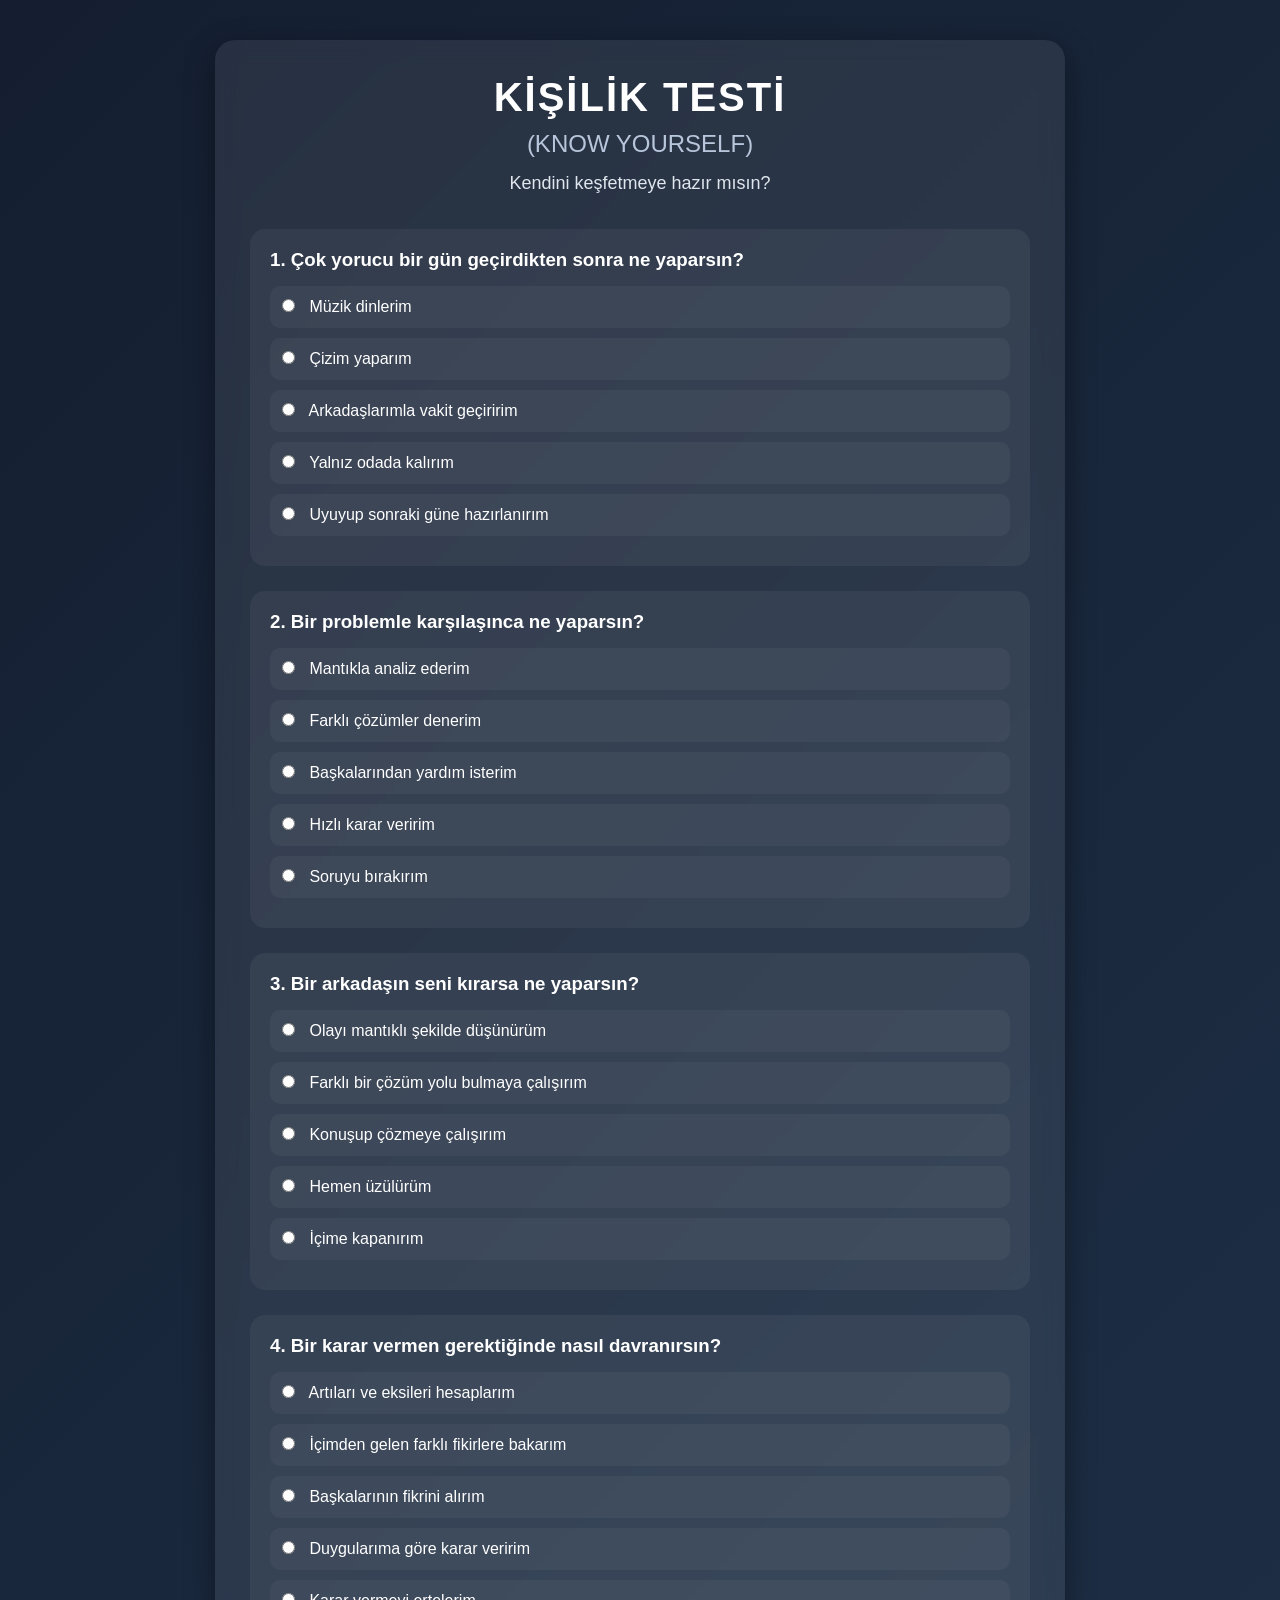
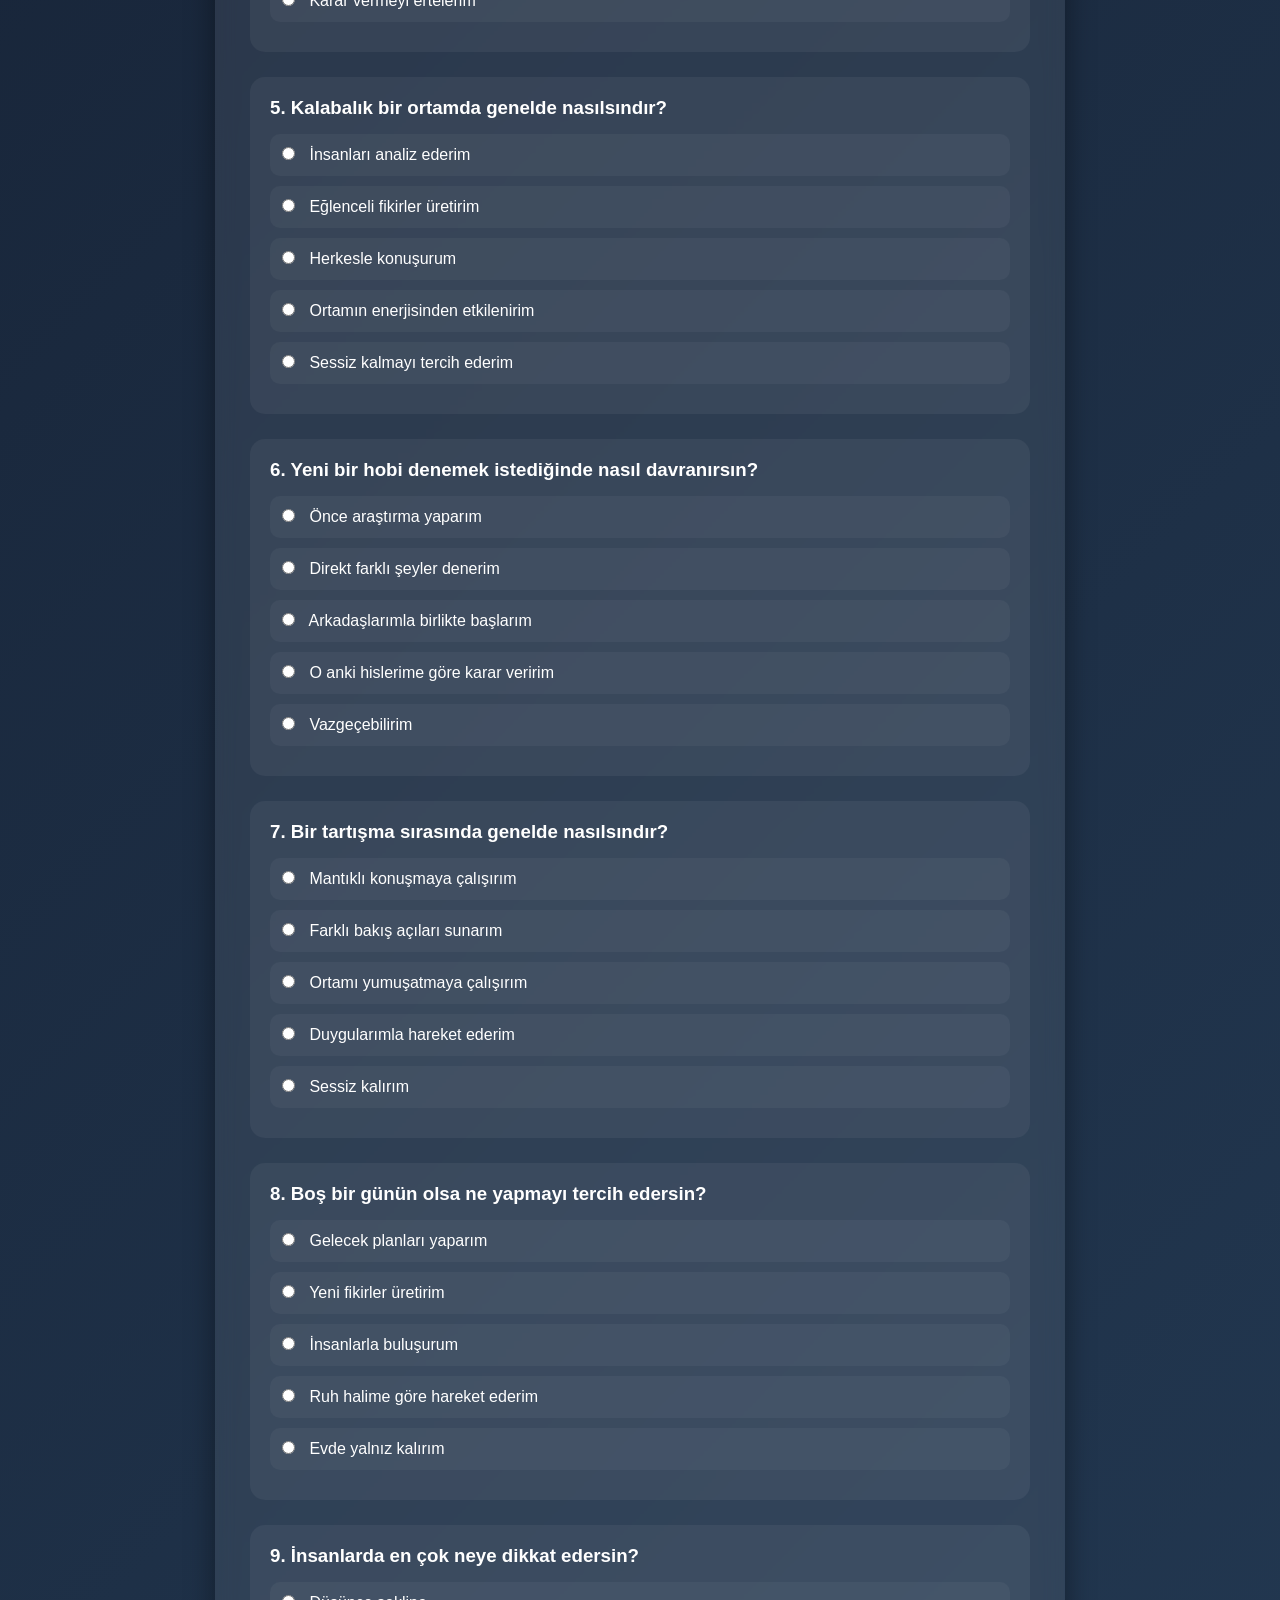
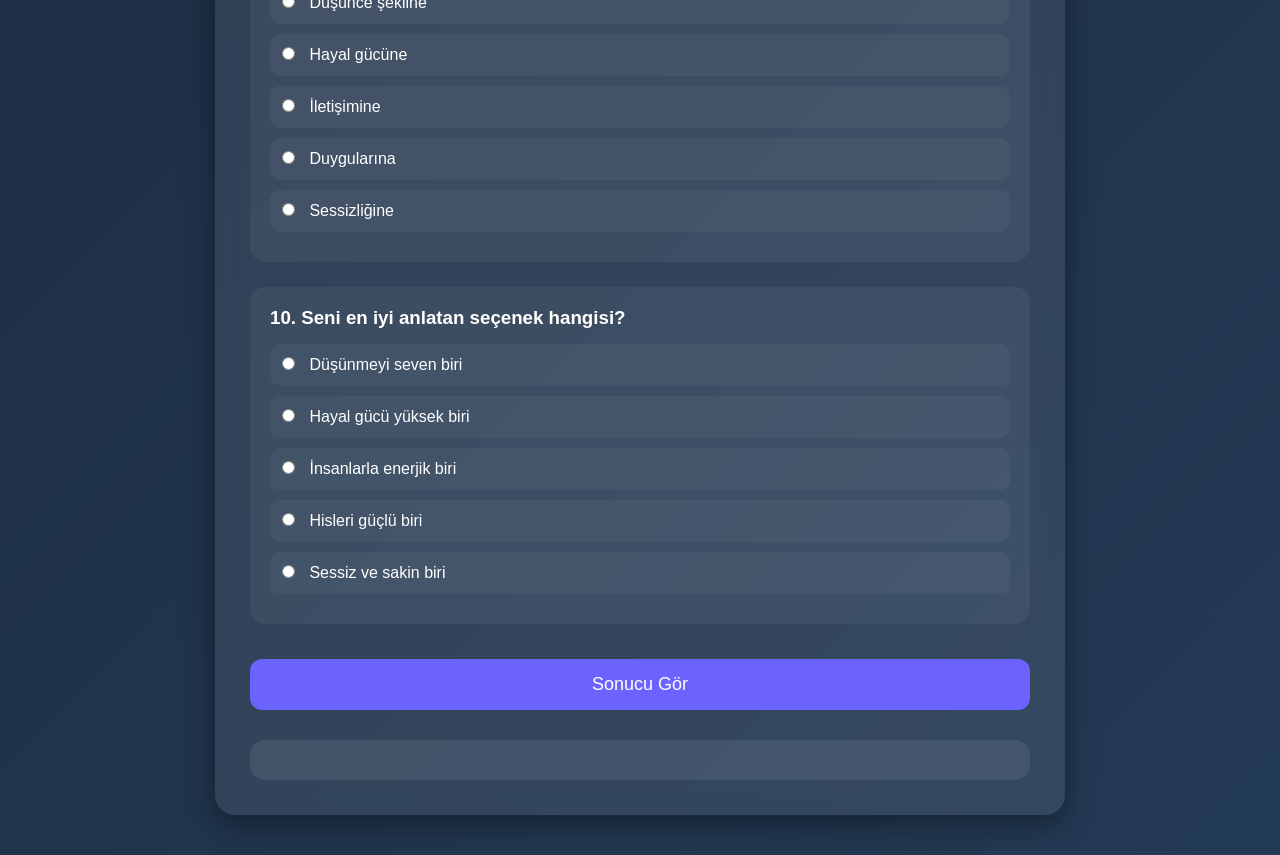
<file: index.html>
<!DOCTYPE html>
<html lang="tr">

<head>
    <meta charset="UTF-8">
    <meta name="viewport" content="width=device-width, initial-scale=1.0">
    <title>Kişilik Testi</title>
    <link rel="stylesheet" href="style.css">
</head>

<body>

    <div class="container">

        <h1>KİŞİLİK TESTİ</h1>
        <h2>(KNOW YOURSELF)</h2>

        <p class="subtitle">
            Kendini keşfetmeye hazır mısın?
        </p>

        <!-- SORU 1 -->
        <div class="question">

            <h3>1. Çok yorucu bir gün geçirdikten sonra ne yaparsın?</h3>

            <label>
                <input type="radio" name="q1" value="duygusal">
                Müzik dinlerim
            </label>

            <label>
                <input type="radio" name="q1" value="yaratici">
                Çizim yaparım
            </label>

            <label>
                <input type="radio" name="q1" value="sosyal">
                Arkadaşlarımla vakit geçiririm
            </label>

            <label>
                <input type="radio" name="q1" value="sessiz">
                Yalnız odada kalırım
            </label>

            <label>
                <input type="radio" name="q1" value="mantikli">
                Uyuyup sonraki güne hazırlanırım
            </label>

        </div>

        <!-- SORU 2 -->
        <div class="question">

            <h3>2. Bir problemle karşılaşınca ne yaparsın?</h3>

            <label>
                <input type="radio" name="q2" value="mantikli">
                Mantıkla analiz ederim
            </label>

            <label>
                <input type="radio" name="q2" value="yaratici">
                Farklı çözümler denerim
            </label>

            <label>
                <input type="radio" name="q2" value="sosyal">
                Başkalarından yardım isterim
            </label>

            <label>
                <input type="radio" name="q2" value="duygusal">
                Hızlı karar veririm
            </label>

            <label>
                <input type="radio" name="q2" value="sessiz">
                Soruyu bırakırım
            </label>

        </div>

        <!-- SORU 3 -->
        <div class="question">

            <h3>3. Bir arkadaşın seni kırarsa ne yaparsın?</h3>

            <label>
                <input type="radio" name="q3" value="mantikli">
                Olayı mantıklı şekilde düşünürüm
            </label>

            <label>
                <input type="radio" name="q3" value="yaratici">
                Farklı bir çözüm yolu bulmaya çalışırım
            </label>

            <label>
                <input type="radio" name="q3" value="sosyal">
                Konuşup çözmeye çalışırım
            </label>

            <label>
                <input type="radio" name="q3" value="duygusal">
                Hemen üzülürüm
            </label>

            <label>
                <input type="radio" name="q3" value="sessiz">
                İçime kapanırım
            </label>

        </div>

        <!-- SORU 4 -->
        <div class="question">

            <h3>4. Bir karar vermen gerektiğinde nasıl davranırsın?</h3>

            <label>
                <input type="radio" name="q4" value="mantikli">
                Artıları ve eksileri hesaplarım
            </label>

            <label>
                <input type="radio" name="q4" value="yaratici">
                İçimden gelen farklı fikirlere bakarım
            </label>

            <label>
                <input type="radio" name="q4" value="sosyal">
                Başkalarının fikrini alırım
            </label>

            <label>
                <input type="radio" name="q4" value="duygusal">
                Duygularıma göre karar veririm
            </label>

            <label>
                <input type="radio" name="q4" value="sessiz">
                Karar vermeyi ertelerim
            </label>

        </div>

        <!-- SORU 5 -->
        <div class="question">

            <h3>5. Kalabalık bir ortamda genelde nasılsındır?</h3>

            <label>
                <input type="radio" name="q5" value="mantikli">
                İnsanları analiz ederim
            </label>

            <label>
                <input type="radio" name="q5" value="yaratici">
                Eğlenceli fikirler üretirim
            </label>

            <label>
                <input type="radio" name="q5" value="sosyal">
                Herkesle konuşurum
            </label>

            <label>
                <input type="radio" name="q5" value="duygusal">
                Ortamın enerjisinden etkilenirim
            </label>

            <label>
                <input type="radio" name="q5" value="sessiz">
                Sessiz kalmayı tercih ederim
            </label>

        </div>

        <!-- SORU 6 -->
        <div class="question">

            <h3>6. Yeni bir hobi denemek istediğinde nasıl davranırsın?</h3>

            <label>
                <input type="radio" name="q6" value="mantikli">
                Önce araştırma yaparım
            </label>

            <label>
                <input type="radio" name="q6" value="yaratici">
                Direkt farklı şeyler denerim
            </label>

            <label>
                <input type="radio" name="q6" value="sosyal">
                Arkadaşlarımla birlikte başlarım
            </label>

            <label>
                <input type="radio" name="q6" value="duygusal">
                O anki hislerime göre karar veririm
            </label>

            <label>
                <input type="radio" name="q6" value="sessiz">
                Vazgeçebilirim
            </label>

        </div>

        <!-- SORU 7 -->
        <div class="question">

            <h3>7. Bir tartışma sırasında genelde nasılsındır?</h3>

            <label>
                <input type="radio" name="q7" value="mantikli">
                Mantıklı konuşmaya çalışırım
            </label>

            <label>
                <input type="radio" name="q7" value="yaratici">
                Farklı bakış açıları sunarım
            </label>

            <label>
                <input type="radio" name="q7" value="sosyal">
                Ortamı yumuşatmaya çalışırım
            </label>

            <label>
                <input type="radio" name="q7" value="duygusal">
                Duygularımla hareket ederim
            </label>

            <label>
                <input type="radio" name="q7" value="sessiz">
                Sessiz kalırım
            </label>

        </div>

        <!-- SORU 8 -->
        <div class="question">

            <h3>8. Boş bir günün olsa ne yapmayı tercih edersin?</h3>

            <label>
                <input type="radio" name="q8" value="mantikli">
                Gelecek planları yaparım
            </label>

            <label>
                <input type="radio" name="q8" value="yaratici">
                Yeni fikirler üretirim
            </label>

            <label>
                <input type="radio" name="q8" value="sosyal">
                İnsanlarla buluşurum
            </label>

            <label>
                <input type="radio" name="q8" value="duygusal">
                Ruh halime göre hareket ederim
            </label>

            <label>
                <input type="radio" name="q8" value="sessiz">
                Evde yalnız kalırım
            </label>

        </div>

        <!-- SORU 9 -->
        <div class="question">

            <h3>9. İnsanlarda en çok neye dikkat edersin?</h3>

            <label>
                <input type="radio" name="q9" value="mantikli">
                Düşünce şekline
            </label>

            <label>
                <input type="radio" name="q9" value="yaratici">
                Hayal gücüne
            </label>

            <label>
                <input type="radio" name="q9" value="sosyal">
                İletişimine
            </label>

            <label>
                <input type="radio" name="q9" value="duygusal">
                Duygularına
            </label>

            <label>
                <input type="radio" name="q9" value="sessiz">
                Sessizliğine
            </label>

        </div>

        <!-- SORU 10 -->
        <div class="question">

            <h3>10. Seni en iyi anlatan seçenek hangisi?</h3>

            <label>
                <input type="radio" name="q10" value="mantikli">
                Düşünmeyi seven biri
            </label>

            <label>
                <input type="radio" name="q10" value="yaratici">
                Hayal gücü yüksek biri
            </label>

            <label>
                <input type="radio" name="q10" value="sosyal">
                İnsanlarla enerjik biri
            </label>

            <label>
                <input type="radio" name="q10" value="duygusal">
                Hisleri güçlü biri
            </label>

            <label>
                <input type="radio" name="q10" value="sessiz">
                Sessiz ve sakin biri
            </label>

        </div>

        <button onclick="sonucuGoster()">
            Sonucu Gör
        </button>

        <div id="result"></div>

    </div>

    <script src="script.js"></script>

</body>

</html>
</file>
<file: style.css>
*{
    margin: 0;
    padding: 0;
    box-sizing: border-box;
}

body{
    font-family: Arial, Helvetica, sans-serif;
    background: linear-gradient(135deg,#141e30,#243b55);
    color: white;
    min-height: 100vh;
    padding: 40px 20px;
}

.container{
    max-width: 850px;
    margin: auto;
    background: rgba(255,255,255,0.08);
    backdrop-filter: blur(10px);
    padding: 35px;
    border-radius: 20px;
    box-shadow: 0 10px 30px rgba(0,0,0,0.4);
}

h1{
    text-align: center;
    font-size: 40px;
    margin-bottom: 10px;
    letter-spacing: 2px;
}

h2{
    text-align: center;
    color: #b8c6db;
    margin-bottom: 15px;
    font-weight: normal;
}

.subtitle{
    text-align: center;
    margin-bottom: 35px;
    color: #dfe6ee;
    font-size: 18px;
}

.question{
    background: rgba(255,255,255,0.05);
    padding: 20px;
    margin-bottom: 25px;
    border-radius: 15px;
    transition: 0.3s;
}

.question:hover{
    transform: scale(1.01);
    background: rgba(255,255,255,0.08);
}

.question h3{
    margin-bottom: 15px;
    color: #ffffff;
}

label{
    display: block;
    padding: 12px;
    margin-bottom: 10px;
    border-radius: 10px;
    cursor: pointer;
    transition: 0.3s;
    background: rgba(255,255,255,0.04);
}

label:hover{
    background: rgba(255,255,255,0.12);
}

input[type="radio"]{
    margin-right: 10px;
    accent-color: #6c63ff;
}

button{
    width: 100%;
    padding: 15px;
    border: none;
    border-radius: 12px;
    background: #6c63ff;
    color: white;
    font-size: 18px;
    cursor: pointer;
    transition: 0.3s;
    margin-top: 10px;
}

button:hover{
    background: #5848ff;
    transform: translateY(-2px);
}

#result{
    margin-top: 30px;
    padding: 20px;
    border-radius: 15px;
    background: rgba(255,255,255,0.08);
    text-align: center;
    font-size: 22px;
    font-weight: bold;
}
</file>
